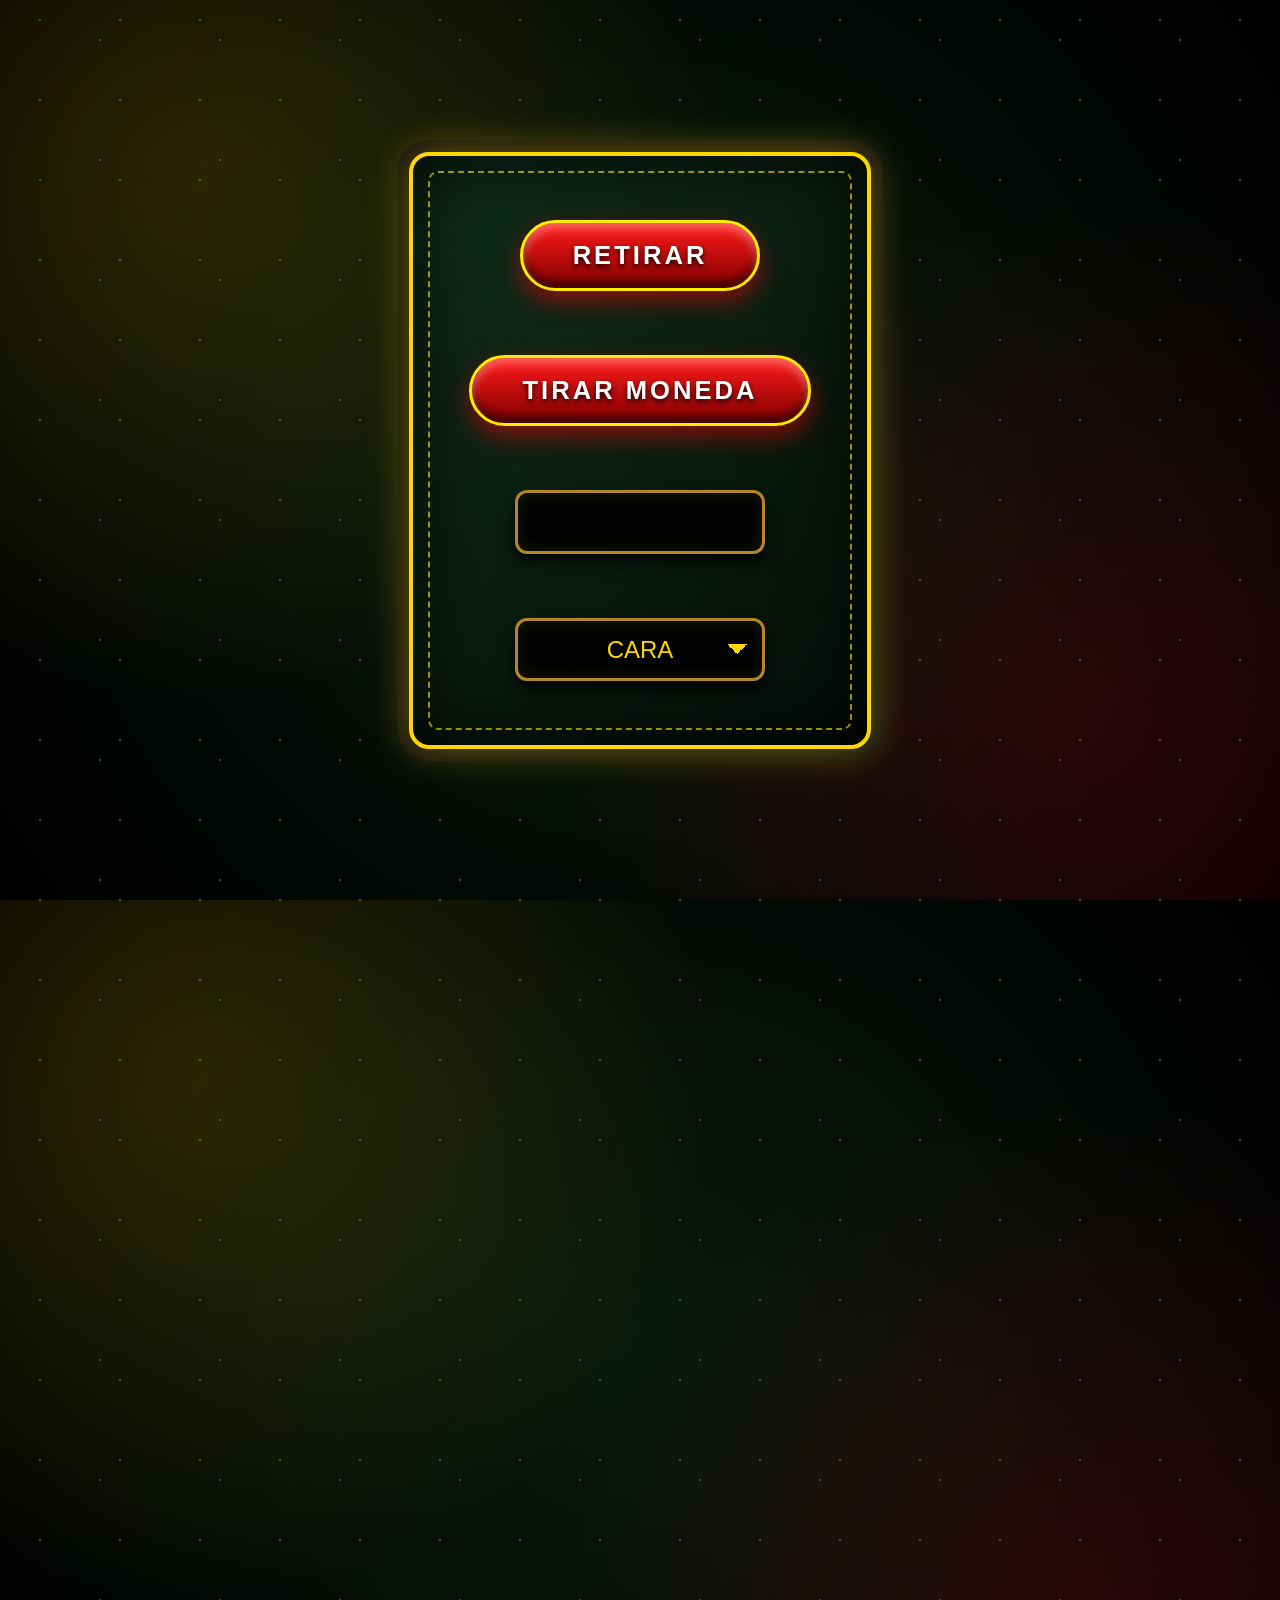
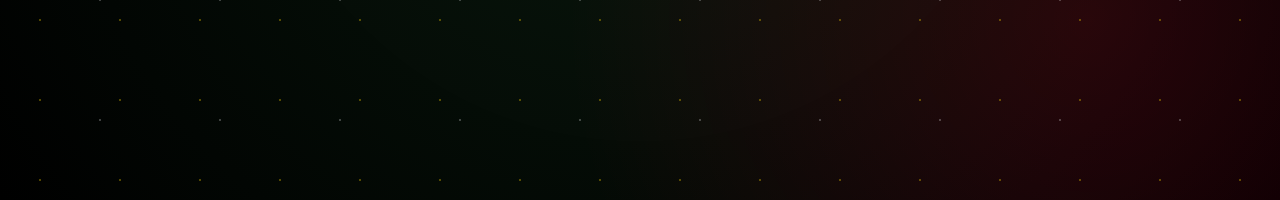
<file: CaraOCruz/index.html>
<!doctype html>
<html lang="en">
<head>
    <meta charset="UTF-8">
    <meta name="viewport"
          content="width=device-width, user-scalable=no, initial-scale=1.0, maximum-scale=1.0, minimum-scale=1.0">
    <meta http-equiv="X-UA-Compatible" content="ie=edge">
    <link rel="stylesheet" href="style.css">
    <title>Document</title>
</head>
<body>
<section class="htmlContenidor">
    <select name="lado" class="ladoSelection">
        <option value="CARA">CARA</option>
        <option value="CRUZ">CRUZ</option>
    </select>
    <input type="number" class="addMoneyInput">
       <!-- <button type="submit">apostar dinero</button>-->
    <button type="button" class="btnTirar">Tirar moneda</button>
    <button class="btnClear">Retirar</button>
</section>
<script src="index.js"></script>
</body>
</html>
</file>
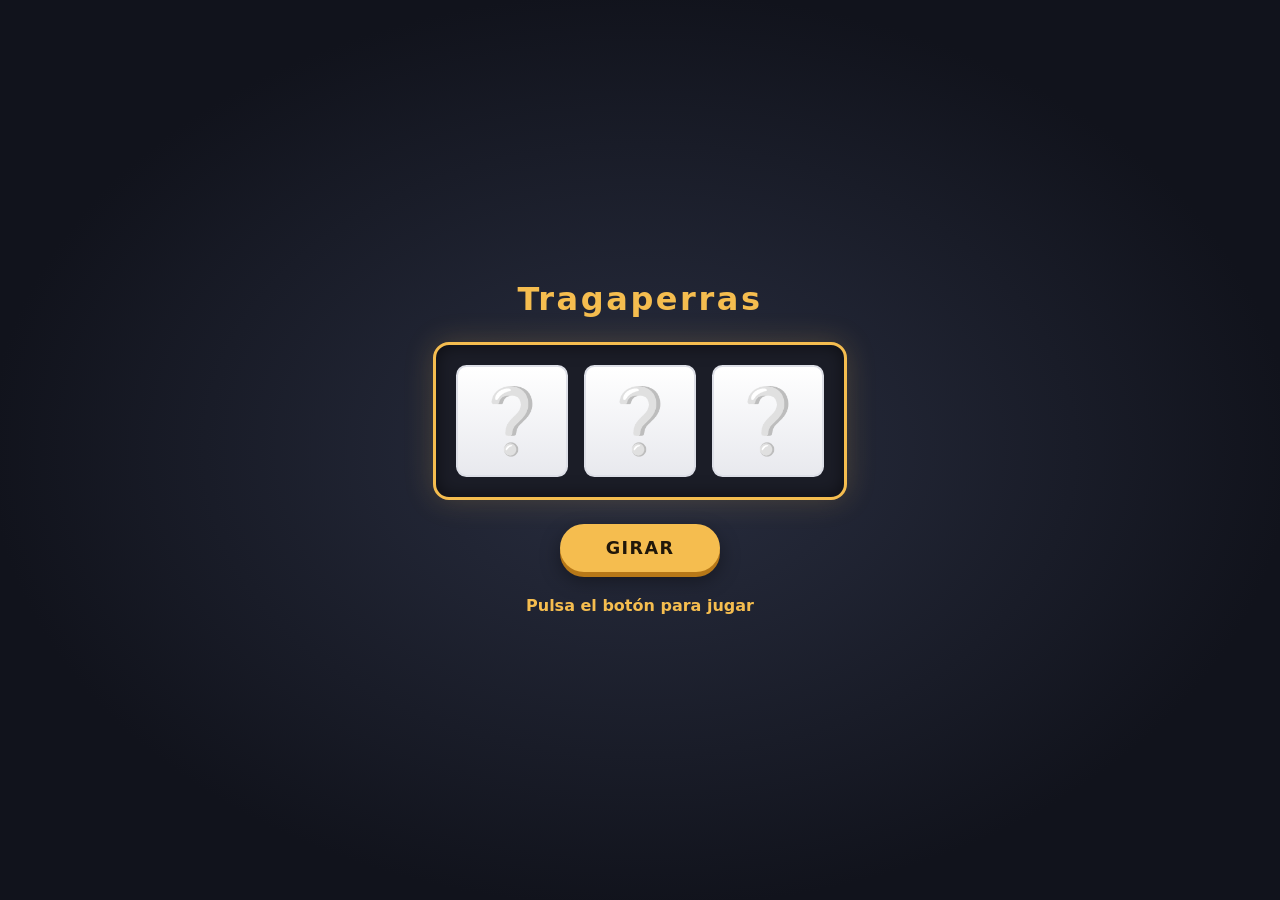
<file: tragaperras/index.html>
<!doctype html>
<html lang="es">
<head>
  <meta charset="utf-8">
  <meta name="viewport" content="width=device-width, initial-scale=1">
  <title>Tragaperras</title>
  <link rel="stylesheet" href="estilos.css">
  <script src="logica.js" defer></script>
</head>
<body>
  <main class="tragaperras">
    <h1>Tragaperras</h1>
    <div class="rodillos" role="group" aria-label="Rodillos de la tragaperras">
      <div class="slot" aria-label="Primer rodillo">❔</div>
      <div class="slot" aria-label="Segundo rodillo">❔</div>
      <div class="slot" aria-label="Tercer rodillo">❔</div>
    </div>
    <button id="girar" type="button">GIRAR</button>
    <p id="mensaje" aria-live="polite">Pulsa el botón para jugar</p>
  </main>
</body>
</html>
</file>
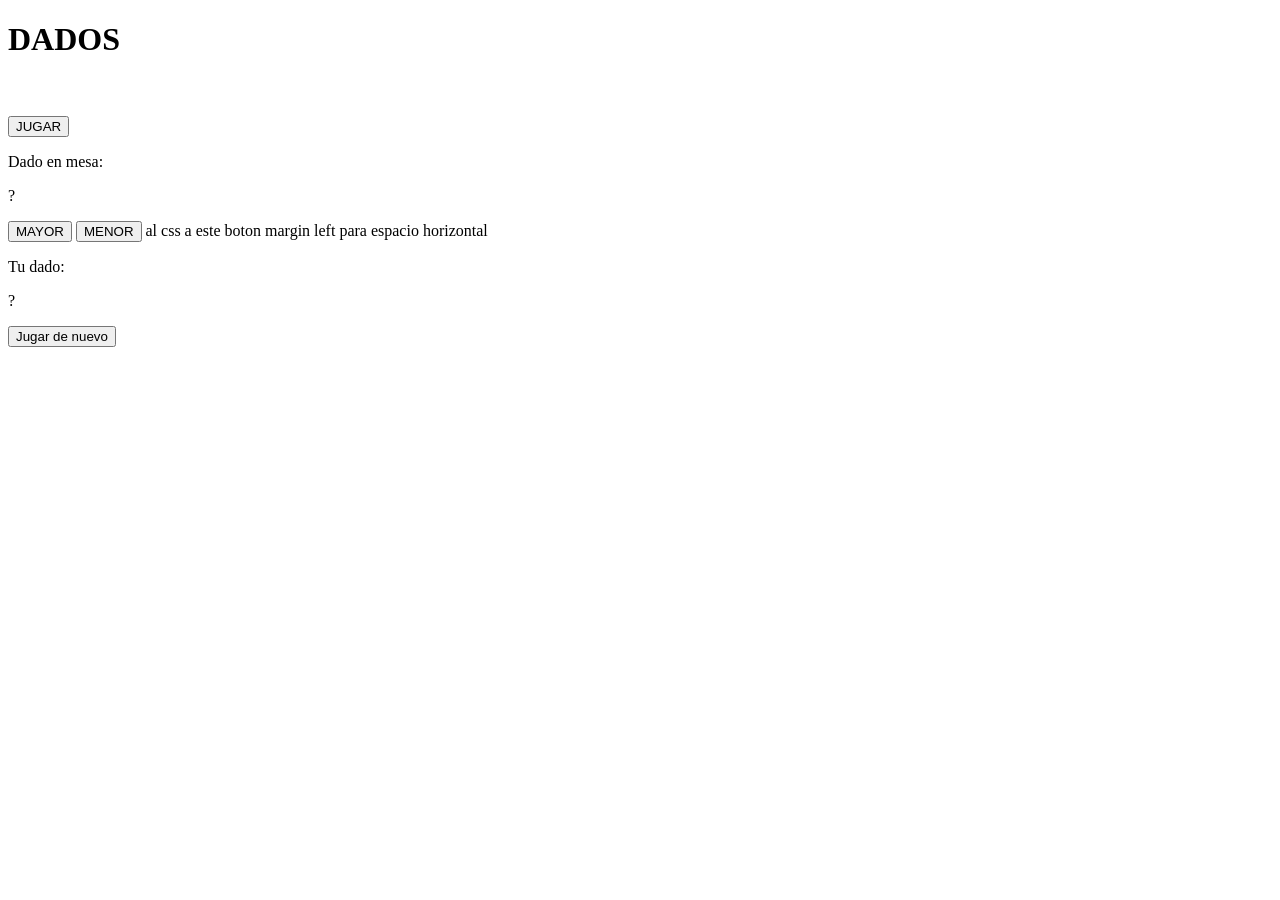
<file: JuegoDados.html>
<!doctype html>
<html lang="en">
  <head>
    <meta charset="UTF-8" />
    <meta name="viewport" content="width=device-width, initial-scale=1.0" />
    <title>MAYOR o MENOR</title>
  </head>
  <body>
    <h1>DADOS</h1>
    <br /><br />

    <button onclick="jugar()" id="botonJugar">JUGAR</button>

    <p>Dado en mesa:</p>
    <p id="dado1">?</p>
    <!-- falta javascript del boton-->
    <div id="botonesDados">
      <button onclick="adivinar('mayor')" id="botonMayor">MAYOR</button>
      <button onclick="adivinar('menor')" id="botonMenor">MENOR</button> al css a este
      boton margin left para espacio horizontal
    </div>
    <p>Tu dado:</p>
    <p id="dado2">?</p>

    <p id="mensaje"></p>

    <button onclick="reiniciar()" id="botonReiniciar">Jugar de nuevo</button>

    <script src="Dados.js"></script>
  </body>
</html>
</file>
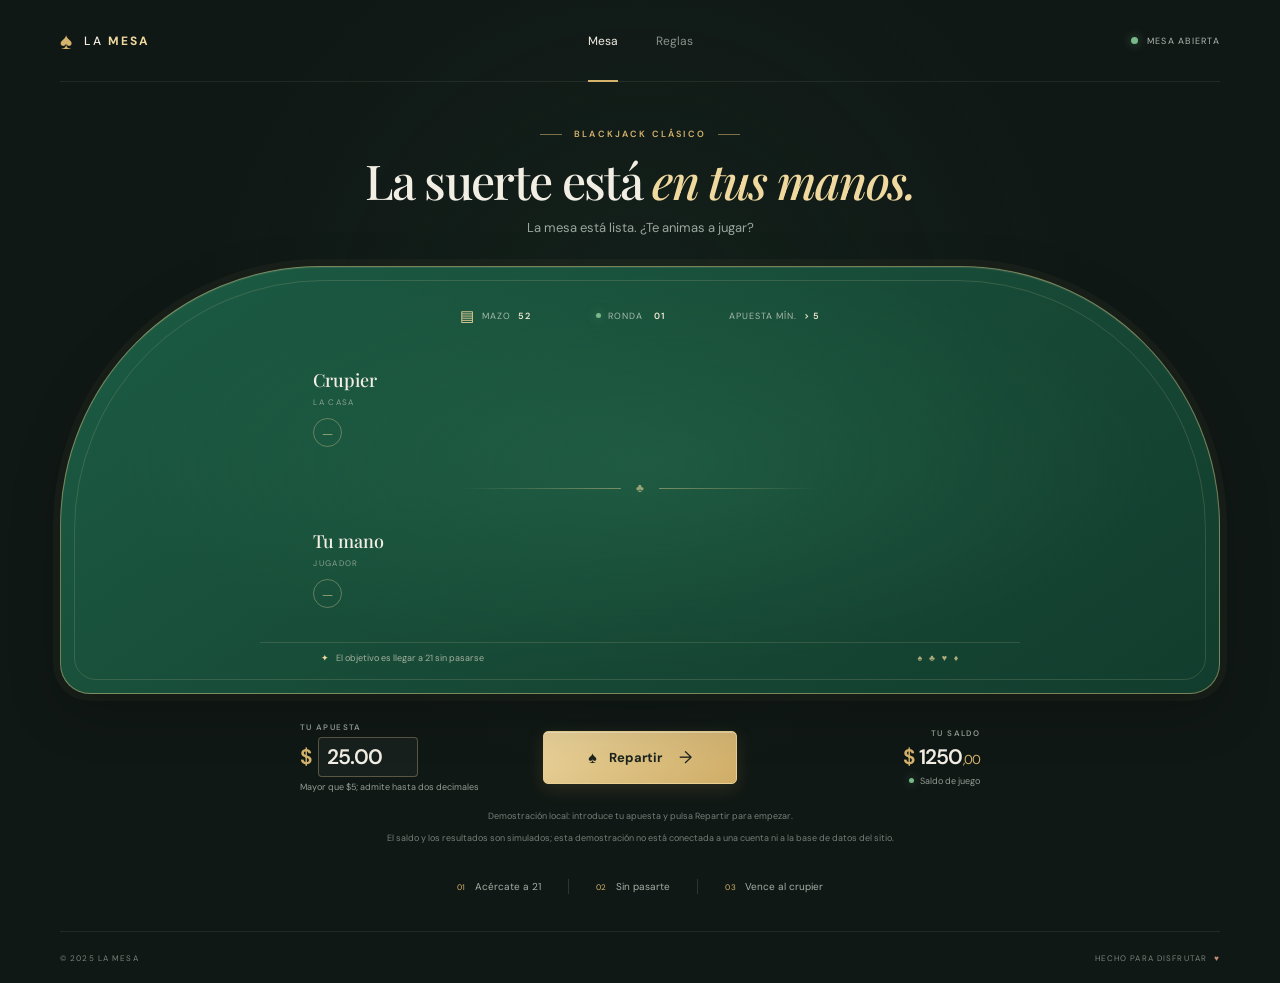
<file: blackjack/blackjack.html>
<!DOCTYPE html>
<html lang="es">
<head>
  <!-- Metadatos del documento y recursos visuales propios del juego. -->
  <meta charset="UTF-8">
  <meta name="viewport" content="width=device-width, initial-scale=1.0">
  <meta name="theme-color" content="#10241e">
  <meta name="description" content="Una mesa de blackjack lista para jugar.">
  <title>Blackjack | La Mesa</title>
  <link rel="preconnect" href="https://fonts.googleapis.com">
  <link rel="preconnect" href="https://fonts.gstatic.com" crossorigin>
  <link href="https://fonts.googleapis.com/css2?family=DM+Sans:wght@400;500;600;700&family=Playfair+Display:wght@500;600;700&display=swap" rel="stylesheet">
  <link rel="stylesheet" href="blackjack.css">
</head>
<body>
  <!-- Contenedor raíz: permite integrar la mesa sin mezclar su contenido con otras páginas. -->
  <div class="blackjack-app">
    <div class="page-shell">
    <!-- Cabecera visual del minijuego y navegación interna de la página. -->
    <header class="site-header">
      <a class="brand" href="#" aria-label="La Mesa, inicio">
        <span class="brand-mark" aria-hidden="true">♠</span>
        <span>LA <strong>MESA</strong></span>
      </a>

      <nav class="header-nav" aria-label="Navegación principal">
        <a class="nav-link active" href="#mesa">Mesa</a>
        <a class="nav-link" href="#reglas">Reglas</a>
      </nav>

      <div class="header-status">
        <span class="status-dot" aria-hidden="true"></span>
        <span>MESA ABIERTA</span>
      </div>
    </header>

    <main id="mesa">
      <!-- Título e introducción de la mesa. -->
      <section class="game-heading" aria-labelledby="game-title">
        <div class="eyebrow"><span></span> BLACKJACK CLÁSICO <span></span></div>
        <h1 id="game-title">La suerte está <em>en tus manos.</em></h1>
        <p>La mesa está lista. ¿Te animas a jugar?</p>
      </section>

      <!-- Zona de juego: el JavaScript inserta las imágenes de las cartas en cada mano. -->
      <section class="table" aria-label="Mesa de blackjack">
        <div class="table-inner">
          <div class="table-topline">
            <div class="shoe-label">
              <span class="shoe-icon" aria-hidden="true">▤</span>
              <span>MAZO <strong>52</strong></span>
            </div>
            <div class="round-label"><span class="round-dot"></span> RONDA <strong>01</strong></div>
            <div class="table-limit">APUESTA MÍN. <strong>&gt; 5</strong></div>
          </div>

          <section class="hand dealer-hand" aria-labelledby="dealer-title">
            <div class="hand-heading">
              <div>
                <h2 id="dealer-title">Crupier</h2>
                <span class="hand-caption">LA CASA</span>
              </div>
              <span class="score-badge" id="dealer-score">—</span>
            </div>
            <div class="cards dealer-cards" id="dealer-cards" aria-label="Cartas del crupier">
            </div>
          </section>

          <div class="table-center" aria-hidden="true">
            <span class="center-rule"></span>
            <span class="center-chip">♣</span>
            <span class="center-rule"></span>
          </div>

          <section class="hand player-hand" aria-labelledby="player-title">
            <div class="hand-heading">
              <div>
                <h2 id="player-title">Tu mano</h2>
                <span class="hand-caption">JUGADOR</span>
              </div>
              <span class="score-badge" id="player-score">—</span>
            </div>
            <div class="cards player-cards" id="player-cards" aria-label="Tus cartas">
            </div>
          </section>

          <div class="table-footer">
            <span><span class="footer-sparkle">✦</span> El objetivo es llegar a 21 sin pasarse</span>
            <span class="deck-count">♠ &nbsp;♣ &nbsp;♥ &nbsp;♦</span>
          </div>
        </div>
      </section>

      <!-- Campo de apuesta, botón para iniciar y controles que aparecen durante el turno. -->
      <section class="controls" aria-label="Controles de la partida">
        <div class="bet-control">
          <span class="control-label">TU APUESTA</span>
          <label class="bet-amount" for="bet-amount">
            <span class="currency">$</span>
            <input id="bet-amount" type="number" min="5.01" step="0.01" inputmode="decimal" value="25.00" aria-label="Importe de la apuesta" aria-describedby="bet-hint">
          </label>
          <span class="bet-hint" id="bet-hint">Mayor que $5; admite hasta dos decimales</span>
        </div>

        <div class="game-actions">
          <button class="deal-button" id="deal-button" type="button">
          <span class="deal-icon" aria-hidden="true">♠</span>
          <span>Repartir</span>
          <span class="button-arrow" aria-hidden="true">→</span>
          </button>
          <div class="turn-buttons" id="turn-buttons" hidden>
            <button class="turn-button hit-button" id="hit-button" type="button">Hit <span aria-hidden="true">＋</span></button>
            <button class="turn-button stand-button" id="stand-button" type="button">Plantarse <span aria-hidden="true">→</span></button>
          </div>
        </div>

        <div class="balance">
          <span class="control-label">TU SALDO</span>
          <span class="balance-amount" id="balance-amount"><span>$</span> <span id="balance-whole">1.250</span><span class="balance-cents" id="balance-cents">,00</span></span>
          <span class="balance-note"><span></span> Saldo de juego</span>
        </div>
      </section>

      <!-- Estado accesible de la partida y aviso de que el saldo es solo demostrativo. -->
      <p class="table-note" id="game-message" role="status" aria-live="polite">Demostración local: introduce tu apuesta y pulsa Repartir para empezar.</p>
      <p class="demo-disclaimer">El saldo y los resultados son simulados; esta demostración no está conectada a una cuenta ni a la base de datos del sitio.</p>

      <!-- Resumen breve de las reglas mostrado bajo los controles. -->
      <section class="rules" id="reglas" aria-label="Resumen de las reglas">
        <div class="rule-item"><span class="rule-number">01</span><span>Acércate a 21</span></div>
        <span class="rule-divider" aria-hidden="true"></span>
        <div class="rule-item"><span class="rule-number">02</span><span>Sin pasarte</span></div>
        <span class="rule-divider" aria-hidden="true"></span>
        <div class="rule-item"><span class="rule-number">03</span><span>Vence al crupier</span></div>
      </section>
    </main>

    <!-- Pie de página de la maqueta del juego. -->
    <footer class="site-footer">
      <span>© 2025 LA MESA</span>
      <span>HECHO PARA DISFRUTAR <span class="footer-heart">♥</span></span>
    </footer>
    </div>
  </div>
  <!-- defer carga el juego después de analizar el HTML, cuando sus elementos ya existen. -->
  <script src="blackjack.js" defer></script>
</body>
</html>
</file>
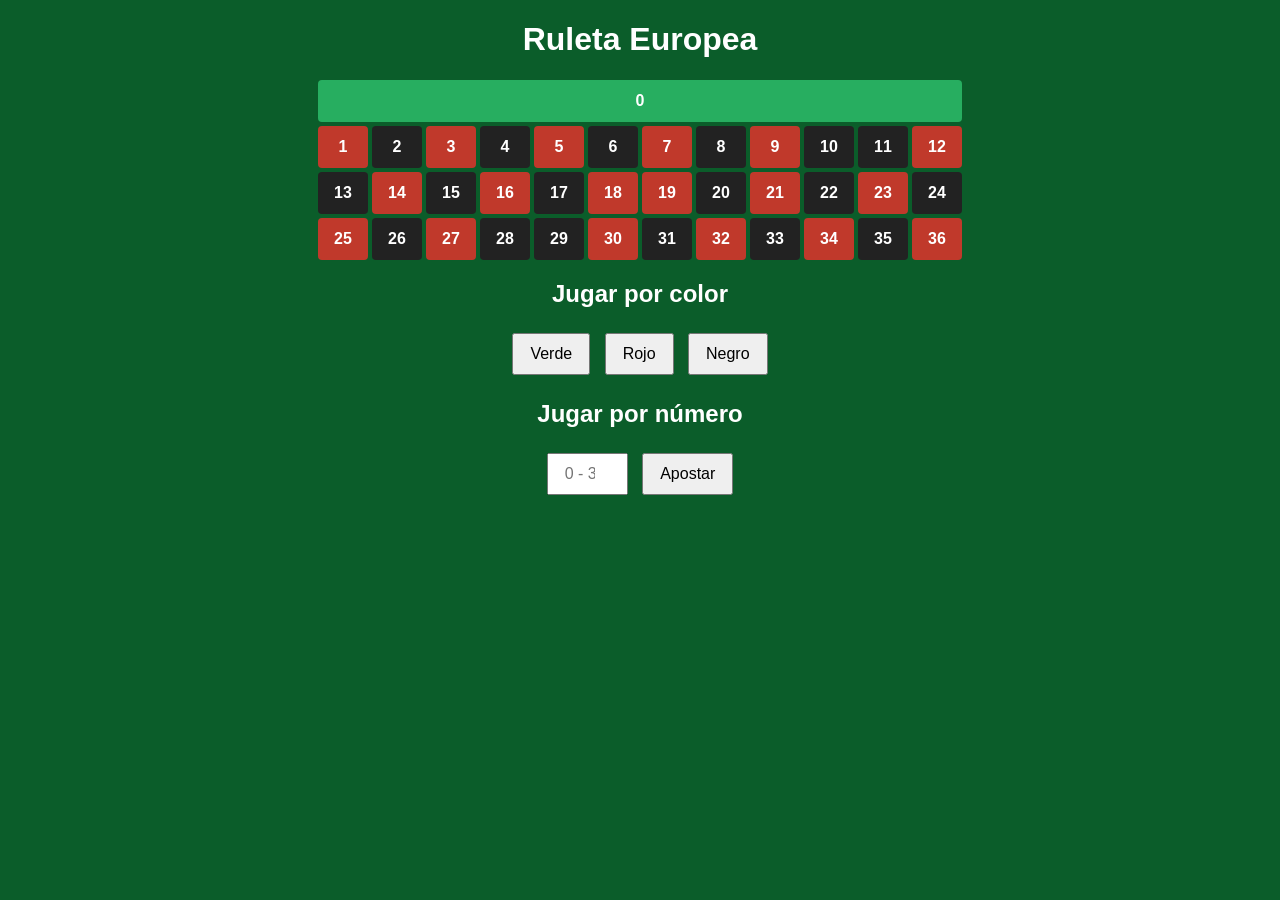
<file: ruleta/ruleta.html>
<!DOCTYPE html>
<html lang="es">
<head>
  <meta charset="UTF-8">
  <title>Ruleta Europea</title>
  <style>
    body { font-family: Arial, sans-serif; text-align: center; background: #0b5d2a; color: white; }
    #tablero { display: grid; grid-template-columns: repeat(12, 50px); gap: 4px; justify-content: center; margin: 20px auto; }
    .numero { padding: 12px 0; border-radius: 4px; font-weight: bold; }
    .rojo  { background: #c0392b; }
    .negro { background: #222; }
    .verde { background: #27ae60; grid-column: span 12; }
    .ganador { outline: 4px solid gold; }
    button, input { padding: 10px 16px; font-size: 16px; margin: 5px; }
    #resultado { font-size: 22px; margin-top: 20px; }
  </style>
</head>
<body>

  <h1>Ruleta Europea</h1>

  <!-- TABLERO: cada número tiene id y data-numero / data-color -->
  <div id="tablero">
    <div class="numero verde" id="num-0"  data-numero="0"  data-color="verde">0</div>

    <div class="numero rojo"  id="num-1"  data-numero="1"  data-color="rojo">1</div>
    <div class="numero negro" id="num-2"  data-numero="2"  data-color="negro">2</div>
    <div class="numero rojo"  id="num-3"  data-numero="3"  data-color="rojo">3</div>
    <div class="numero negro" id="num-4"  data-numero="4"  data-color="negro">4</div>
    <div class="numero rojo"  id="num-5"  data-numero="5"  data-color="rojo">5</div>
    <div class="numero negro" id="num-6"  data-numero="6"  data-color="negro">6</div>
    <div class="numero rojo"  id="num-7"  data-numero="7"  data-color="rojo">7</div>
    <div class="numero negro" id="num-8"  data-numero="8"  data-color="negro">8</div>
    <div class="numero rojo"  id="num-9"  data-numero="9"  data-color="rojo">9</div>
    <div class="numero negro" id="num-10" data-numero="10" data-color="negro">10</div>
    <div class="numero negro" id="num-11" data-numero="11" data-color="negro">11</div>
    <div class="numero rojo"  id="num-12" data-numero="12" data-color="rojo">12</div>

    <div class="numero negro" id="num-13" data-numero="13" data-color="negro">13</div>
    <div class="numero rojo"  id="num-14" data-numero="14" data-color="rojo">14</div>
    <div class="numero negro" id="num-15" data-numero="15" data-color="negro">15</div>
    <div class="numero rojo"  id="num-16" data-numero="16" data-color="rojo">16</div>
    <div class="numero negro" id="num-17" data-numero="17" data-color="negro">17</div>
    <div class="numero rojo"  id="num-18" data-numero="18" data-color="rojo">18</div>
    <div class="numero rojo"  id="num-19" data-numero="19" data-color="rojo">19</div>
    <div class="numero negro" id="num-20" data-numero="20" data-color="negro">20</div>
    <div class="numero rojo"  id="num-21" data-numero="21" data-color="rojo">21</div>
    <div class="numero negro" id="num-22" data-numero="22" data-color="negro">22</div>
    <div class="numero rojo"  id="num-23" data-numero="23" data-color="rojo">23</div>
    <div class="numero negro" id="num-24" data-numero="24" data-color="negro">24</div>

    <div class="numero rojo"  id="num-25" data-numero="25" data-color="rojo">25</div>
    <div class="numero negro" id="num-26" data-numero="26" data-color="negro">26</div>
    <div class="numero rojo"  id="num-27" data-numero="27" data-color="rojo">27</div>
    <div class="numero negro" id="num-28" data-numero="28" data-color="negro">28</div>
    <div class="numero negro" id="num-29" data-numero="29" data-color="negro">29</div>
    <div class="numero rojo"  id="num-30" data-numero="30" data-color="rojo">30</div>
    <div class="numero negro" id="num-31" data-numero="31" data-color="negro">31</div>
    <div class="numero rojo"  id="num-32" data-numero="32" data-color="rojo">32</div>
    <div class="numero negro" id="num-33" data-numero="33" data-color="negro">33</div>
    <div class="numero rojo"  id="num-34" data-numero="34" data-color="rojo">34</div>
    <div class="numero negro" id="num-35" data-numero="35" data-color="negro">35</div>
    <div class="numero rojo"  id="num-36" data-numero="36" data-color="rojo">36</div>
  </div>

  <!-- JUGAR POR COLOR -->
  <h2>Jugar por color</h2>
  <button id="btnVerde" onclick="jugarColor('verde')">Verde</button>
  <button id="btnRojo"  onclick="jugarColor('rojo')">Rojo</button>
  <button id="btnNegro" onclick="jugarColor('negro')">Negro</button>

  <!-- JUGAR POR NÚMERO -->
  <h2>Jugar por número</h2>
  <input type="number" id="inputNumero" min="0" max="36" placeholder="0 - 36">
  <button id="btnNumero" onclick="jugarNumero()">Apostar</button>

  <div id="resultado"></div>

  <script src="ruleta.js"></script>
</body>
</html>
</file>
<file: CaraOCruz/style.css>
/* Сброс стилей */
* {
    box-sizing: border-box;
    margin: 0;
    padding: 0;
}

/* ФОН КАЗИНО: Темный зал с размытыми софитами и летящими золотыми искрами */
body {
    font-family: 'Arial Black', Impact, sans-serif;
    background-color: #050505;
    background-image:
            radial-gradient(circle at 15% 20%, rgba(255, 215, 0, 0.15) 0%, transparent 40%),
            radial-gradient(circle at 85% 80%, rgba(255, 0, 50, 0.15) 0%, transparent 40%),
            radial-gradient(circle at 50% 50%, rgba(10, 30, 15, 0.8) 0%, #000 100%);
    display: flex;
    justify-content: center;
    align-items: center;
    min-height: 100vh;
    overflow: hidden;
    position: relative;
}

/* Анимация летящих искр (пылинок золота) на фоне */
body::before {
    content: '';
    position: absolute;
    top: -100%; left: 0; right: 0; bottom: -100%;
    background-image:
            radial-gradient(circle, rgba(255,215,0,0.8) 1.5px, transparent 1.5px),
            radial-gradient(circle, rgba(255,255,255,0.6) 1px, transparent 1px);
    background-size: 80px 80px, 120px 120px;
    background-position: 0 0, 40px 40px;
    animation: flyingSparks 15s linear infinite;
    pointer-events: none;
    z-index: 0;
    opacity: 0.4;
}

@keyframes flyingSparks {
    0% { transform: translateY(0); }
    100% { transform: translateY(50%); }
}

/* ИГРОВОЙ АВТОМАТ: Главный контейнер */
.htmlContenidor {
    position: relative;
    z-index: 1;
    background: linear-gradient(135deg, #0f2e1b 0%, #040c07 100%);
    padding: 4rem 3.5rem;
    border-radius: 20px;
    border: 4px solid #ffd700;
    display: flex;
    flex-direction: column-reverse;
    align-items: center;
    justify-content: center;
    gap: 4rem;
    min-width: 400px;
    min-height: 450px;

    /* Мощное золотое свечение автомата */
    box-shadow:
            0 0 40px rgba(255, 215, 0, 0.4),
            inset 0 0 80px rgba(0, 0, 0, 0.9),
            0 0 0 12px #111; /* Внешний черный корпус */

    animation: machinePulse 3s infinite alternate;
}

/* Пульсация свечения самого автомата */
@keyframes machinePulse {
    0% { box-shadow: 0 0 30px rgba(255, 215, 0, 0.3), inset 0 0 80px rgba(0,0,0,0.9), 0 0 0 12px #111; }
    100% { box-shadow: 0 0 60px rgba(255, 215, 0, 0.6), inset 0 0 80px rgba(0,0,0,0.9), 0 0 0 12px #111; }
}

/* Декоративная рамка из "бегущих огней" внутри */
.htmlContenidor::after {
    content: '';
    position: absolute;
    inset: 15px;
    border: 2px dashed #ffea00;
    border-radius: 10px;
    pointer-events: none;
    opacity: 0.6;
    animation: marqueeLights 10s linear infinite;
}

@keyframes marqueeLights {
    0% { border-dashoffset: 0; }
    100% { border-dashoffset: 100px; }
}

/* ОБЩИЕ СТИЛИ ДЛЯ ИНПУТА И СЕЛЕКТА (ПОЛЯ СТАВОК) */
.ladoSelection,
.addMoneyInput {
    background: rgba(0, 0, 0, 0.85);
    border: 3px solid #b38728;
    color: #ffd700;
    font-family: 'Arial Black', Impact, sans-serif;
    font-size: 1.5rem;
    padding: 15px 20px;
    border-radius: 12px;
    text-align: center;
    outline: none;
    width: 250px;
    z-index: 2;

    box-shadow:
            inset 0 0 15px rgba(255, 215, 0, 0.1),
            0 8px 15px rgba(0, 0, 0, 0.8);
    text-shadow: 0 2px 5px rgba(0,0,0,1);
    transition: all 0.3s ease;
}

.ladoSelection:focus,
.addMoneyInput:focus,
.ladoSelection:hover,
.addMoneyInput:hover {
    border-color: #ffea00;
    box-shadow:
            inset 0 0 20px rgba(255, 215, 0, 0.4),
            0 0 25px rgba(255, 215, 0, 0.3);
    transform: scale(1.05);
}

/* СПЕЦИФИЧНЫЕ СТИЛИ ДЛЯ ВЫПАДАЮЩЕГО СПИСКА */
.ladoSelection {
    cursor: pointer;
    appearance: none;
    -webkit-appearance: none;
    background-image:
            linear-gradient(45deg, transparent 50%, #ffd700 50%),
            linear-gradient(135deg, #ffd700 50%, transparent 50%);
    background-position:
            calc(100% - 25px) center,
            calc(100% - 15px) center;
    background-size: 10px 10px, 10px 10px;
    background-repeat: no-repeat;
}

.ladoSelection option {
    background: #111;
    color: #ffd700;
    font-weight: bold;
    text-shadow: none;
}

/* СПЕЦИФИЧНЫЕ СТИЛИ ДЛЯ ПОЛЯ ВВОДА ДЕНЕГ */
.addMoneyInput::-webkit-outer-spin-button,
.addMoneyInput::-webkit-inner-spin-button {
    -webkit-appearance: none;
    margin: 0;
}
.addMoneyInput[type=number] {
    -moz-appearance: textfield;
}

/* КНОПКА "SPIN": Мигает и манит нажать */
button {
    position: relative;
    background: linear-gradient(180deg, #ff1a1a 0%, #800000 100%);
    color: #ffffff;
    border: 3px solid #ffea00;
    padding: 18px 50px;
    font-size: 1.6rem;
    font-weight: 900;
    text-transform: uppercase;
    letter-spacing: 3px;
    border-radius: 50px;
    cursor: pointer;
    text-shadow: 0 3px 5px rgba(0,0,0,0.9);
    z-index: 2;

    box-shadow:
            0 10px 25px rgba(255, 0, 0, 0.5),
            inset 0 6px 10px rgba(255, 150, 150, 0.6),
            inset 0 -6px 10px rgba(0, 0, 0, 0.6);

    transition: all 0.1s ease;
    animation: buttonThrob 1.5s infinite alternate;
}

@keyframes buttonThrob {
    0% { filter: brightness(1); transform: scale(1); box-shadow: 0 0 20px rgba(255, 0, 0, 0.4), inset 0 6px 10px rgba(255, 150, 150, 0.6); }
    100% { filter: brightness(1.2); transform: scale(1.02); box-shadow: 0 0 45px rgba(255, 0, 0, 0.9), inset 0 6px 10px rgba(255, 150, 150, 0.6); }
}

button:active {
    transform: scale(0.95) translateY(5px);
    box-shadow: 0 2px 5px rgba(255, 0, 0, 0.5), inset 0 2px 5px rgba(0, 0, 0, 0.8);
    animation: none;
}

/* МОНЕТКА: Огромная, золотая, сверкающая */
.resultadoMoneda {
    display: flex;
    justify-content: center;
    align-items: center;
    width: 220px;
    height: 220px;
    z-index: 2;

    background: linear-gradient(45deg, #bf953f, #fcf6ba, #b38728, #fbf5b7, #aa771c);
    background-size: 200% 200%;

    border: 8px solid #ffe55c;
    border-radius: 50%;

    font-size: 2.8rem;
    font-weight: 900;
    color: #4a2f00;

    text-shadow:
            2px 2px 0px #fcf6ba,
            -1px -1px 0px #8a5a00,
            0 5px 10px rgba(0,0,0,0.7);

    box-shadow:
            inset 0 0 30px rgba(255, 255, 255, 0.9),
            0 15px 35px rgba(0, 0, 0, 0.8),
            0 0 60px rgba(255, 215, 0, 0.8);

    animation:
            epicCoinDrop 1.5s cubic-bezier(0.175, 0.885, 0.32, 1.275) forwards,
            shimmerGold 3s linear infinite;
}

@keyframes shimmerGold {
    0% { background-position: 0% 50%; }
    50% { background-position: 100% 50%; }
    100% { background-position: 0% 50%; }
}

@keyframes epicCoinDrop {
    0% {
        transform: translateY(-400px) rotateY(0deg) scale(0.1);
        opacity: 0;
        filter: blur(10px) brightness(3);
    }
    40% {
        transform: translateY(30px) rotateY(1080deg) scale(1.3);
        filter: blur(0px) brightness(2) drop-shadow(0 0 100px #fff);
    }
    100% {
        transform: translateY(0) rotateY(1800deg) scale(1);
        opacity: 1;
        filter: brightness(1) drop-shadow(0 0 60px #ffd700);
    }
}

/* СТИЛИ ДЛЯ ТЕКСТА ВЫИГРЫША (h2) */
.resultadoDinero {
    font-size: 2.2rem;
    color: #00ff41;
    text-transform: uppercase;
    text-shadow:
            0 0 10px rgba(0, 255, 65, 0.5),
            0 0 20px rgba(0, 255, 65, 0.3),
            2px 2px 0px #000;
    z-index: 2;
    animation: pulseWin 1s infinite alternate;
}

@keyframes pulseWin {
    0% { transform: scale(1); filter: brightness(1); }
    100% { transform: scale(1.1); filter: brightness(1.3); }
}
</file>
<file: tragaperras/estilos.css>
:root {
  color-scheme: dark;
  font-family: system-ui, sans-serif;
  color: #fff;
  background: #11131c;
}

* {
  box-sizing: border-box;
}

body {
  min-width: 320px;
  min-height: 100vh;
  margin: 0;
  display: grid;
  place-items: center;
  background: radial-gradient(ellipse at center, #292e40, #11131c 72%);
}

.tragaperras {
  display: grid;
  justify-items: center;
  gap: 1.5rem;
  padding: 1.5rem;
}

h1 {
  margin: 0;
  color: #f5bd4f;
  letter-spacing: 0.08em;
}

.rodillos {
  display: flex;
  gap: clamp(0.5rem, 3vw, 1rem);
  padding: clamp(0.75rem, 3vw, 1.25rem);
  border: 3px solid #f5bd4f;
  border-radius: 1rem;
  background: #1b1d27;
  box-shadow: 0 0 30px #f5bd4f33, inset 0 0 18px #0008;
}

.slot {
  width: clamp(4.5rem, 19vw, 7rem);
  aspect-ratio: 1;
  display: grid;
  place-items: center;
  border: 2px solid #dddfe7;
  border-radius: 0.65rem;
  background: linear-gradient(#fff, #e8e9ee);
  color: #171923;
  font-size: clamp(2.5rem, 11vw, 4rem);
  line-height: 1;
}

#girar {
  min-width: 10rem;
  padding: 0.9rem 2rem;
  border: 0;
  border-radius: 999px;
  background: #f5bd4f;
  color: #20170a;
  font: inherit;
  font-size: 1.1rem;
  font-weight: 800;
  letter-spacing: 0.08em;
  cursor: pointer;
  box-shadow: 0 5px 0 #b77818, 0 8px 20px #0006;
}

#girar:hover {
  background: #ffd273;
}

#girar:active {
  transform: translateY(3px);
  box-shadow: 0 2px 0 #b77818, 0 5px 14px #0006;
}

#girar:focus-visible {
  outline: 3px solid #fff;
  outline-offset: 4px;
}

#mensaje {
  min-height: 1.5em;
  margin: 0;
  color: #f5bd4f;
  font-weight: 700;
  text-align: center;
}
</file>
<file: blackjack/blackjack.css>
@scope (.blackjack-app) {
  /* Variables, tipografía y preferencias visuales limitadas a la mesa de blackjack. */
  :scope {
  color-scheme: dark;
  --background: #101815;
  --surface: #17231e;
  --felt: #174b3a;
  --felt-light: #1b5844;
  --gold: #d5b36c;
  --gold-light: #f0d99e;
  --cream: #f2eee4;
  --muted: #9ba69e;
  --line: rgba(239, 220, 171, 0.16);
  font-family: "DM Sans", sans-serif;
  background: var(--background);
  color: var(--cream);
  font-synthesis: none;
  text-rendering: optimizeLegibility;
  -webkit-font-smoothing: antialiased;
  -moz-osx-font-smoothing: grayscale;
    min-width: 320px;
    min-height: 100vh;
    background:
      radial-gradient(ellipse at 50% 34%, rgba(32, 66, 51, 0.2), transparent 48%),
      var(--background);
  }

  *,
  *::before,
  *::after {
    box-sizing: border-box;
  }

  button,
  a {
    font: inherit;
  }

  a {
    color: inherit;
    text-decoration: none;
  }

  button {
    color: inherit;
  }

  :focus-visible {
    outline: 2px solid var(--gold-light);
    outline-offset: 4px;
  }
}

body {
  margin: 0;
}

@scope (.blackjack-app) {
/* Cabecera, logotipo y enlaces de navegación. */
.page-shell {
  width: min(100% - 64px, 1160px);
  margin: 0 auto;
}

.site-header {
  height: 82px;
  display: flex;
  align-items: center;
  justify-content: space-between;
  border-bottom: 1px solid rgba(242, 238, 228, 0.08);
}

.brand {
  display: inline-flex;
  align-items: center;
  gap: 10px;
  font-size: 12px;
  font-weight: 500;
  letter-spacing: 0.18em;
}

.brand strong {
  color: var(--gold-light);
  font-weight: 700;
}

.brand-mark {
  color: var(--gold);
  font-size: 23px;
}

.header-nav {
  height: 100%;
  display: flex;
  align-items: center;
  gap: 38px;
}

.nav-link {
  height: 100%;
  display: flex;
  align-items: center;
  color: #87928a;
  font-size: 12px;
  transition: color 160ms ease;
}

.nav-link:hover,
.nav-link.active {
  color: var(--cream);
}

.nav-link.active {
  position: relative;
}

.nav-link.active::after {
  position: absolute;
  right: 0;
  bottom: -1px;
  left: 0;
  height: 2px;
  background: var(--gold);
  content: "";
}

.header-status {
  display: flex;
  align-items: center;
  gap: 9px;
  color: #b1b9b2;
  font-size: 9px;
  letter-spacing: 0.14em;
}

.status-dot,
.round-dot,
.balance-note span {
  width: 7px;
  height: 7px;
  border-radius: 50%;
  background: #78b98a;
  box-shadow: 0 0 10px rgba(120, 185, 138, 0.5);
}

.game-heading {
  padding: 46px 0 30px;
  text-align: center;
}

.eyebrow {
  display: flex;
  align-items: center;
  justify-content: center;
  gap: 12px;
  color: var(--gold);
  font-size: 9px;
  font-weight: 600;
  letter-spacing: 0.24em;
}

.eyebrow span {
  width: 22px;
  height: 1px;
  background: rgba(213, 179, 108, 0.55);
}

h1,
h2,
p {
  margin: 0;
}

h1 {
  margin-top: 12px;
  font-family: "Playfair Display", Georgia, serif;
  font-size: clamp(32px, 4.2vw, 48px);
  font-weight: 500;
  letter-spacing: -0.035em;
  line-height: 1.2;
}

h1 em {
  color: var(--gold-light);
  font-weight: 500;
}

.game-heading p {
  margin-top: 9px;
  color: var(--muted);
  font-size: 13px;
}

/* Superficie de fieltro, borde y elementos decorativos de la mesa. */
.table {
  position: relative;
  padding: 22px 42px 19px;
  overflow: hidden;
  border: 1px solid rgba(225, 197, 132, 0.48);
  border-radius: 260px 260px 30px 30px;
  background:
    radial-gradient(ellipse at 50% 46%, rgba(43, 115, 82, 0.38), transparent 63%),
    linear-gradient(145deg, #1c5c44, #164734 63%, #123d2e);
  box-shadow:
    0 0 0 7px rgba(213, 179, 108, 0.045),
    0 18px 50px rgba(0, 0, 0, 0.25),
    inset 0 1px 0 rgba(255, 255, 255, 0.08);
}

.table::before {
  position: absolute;
  inset: 13px;
  border: 1px solid rgba(239, 220, 171, 0.15);
  border-radius: 250px 250px 22px 22px;
  content: "";
  pointer-events: none;
}

.table-inner {
  position: relative;
  z-index: 1;
  max-width: 760px;
  margin: 0 auto;
}

.table-topline,
.table-footer {
  display: flex;
  align-items: center;
  justify-content: space-between;
}

.table-topline {
  max-width: 360px;
  height: 34px;
  margin: 10px auto 0;
  color: rgba(240, 237, 223, 0.67);
  font-size: 9px;
  letter-spacing: 0.11em;
}

.table-topline strong {
  margin-left: 4px;
  color: #f1e8d0;
  font-weight: 600;
}

.shoe-label,
.round-label {
  display: flex;
  align-items: center;
  gap: 7px;
}

.shoe-icon {
  color: var(--gold-light);
  font-size: 15px;
}

.round-dot {
  width: 5px;
  height: 5px;
}

.hand {
  display: grid;
  grid-template-columns: 115px 1fr;
  align-items: center;
  min-height: 144px;
  padding: 13px 7% 7px;
}

.hand-heading h2 {
  color: var(--cream);
  font-family: "Playfair Display", Georgia, serif;
  font-size: 18px;
  font-weight: 500;
}

.hand-caption {
  display: block;
  margin-top: 5px;
  color: rgba(238, 232, 214, 0.52);
  font-size: 8px;
  letter-spacing: 0.17em;
}

.score-badge {
  display: inline-flex;
  align-items: center;
  justify-content: center;
  width: 29px;
  height: 29px;
  margin-top: 11px;
  border: 1px solid rgba(240, 217, 158, 0.34);
  border-radius: 50%;
  color: var(--gold-light);
  font-family: "Playfair Display", Georgia, serif;
  font-size: 13px;
}

.cards {
  display: flex;
  flex-wrap: wrap;
  align-content: center;
  align-items: center;
  gap: 12px;
  min-height: 122px;
}

/* Tamaño, aspecto y alternativa de presentación de las cartas. */
.card-placeholder {
  width: 76px;
  height: 108px;
  flex: 0 0 auto;
  border-radius: 7px;
}

.playing-card {
  display: block;
  overflow: hidden;
  border-radius: 7px;
  background: #f8f7f1;
  box-shadow: 0 5px 12px rgba(8, 28, 20, 0.26);
  object-fit: fill;
}

.playing-card.card-back {
  padding: 0;
  border: 1px solid rgba(240, 217, 158, 0.76);
  transform: rotate(-4deg);
}

.card-error {
  display: grid;
  place-items: center;
  padding: 5px;
  color: #4a332b;
  font-size: 10px;
  text-align: center;
}

.card-back {
  display: grid;
  padding: 6px;
  border: 1px solid rgba(240, 217, 158, 0.76);
  background:
    repeating-linear-gradient(45deg, transparent 0 5px, rgba(239, 220, 171, 0.1) 5px 6px),
    #253d35;
  box-shadow: 0 5px 12px rgba(8, 28, 20, 0.26);
  transform: rotate(-4deg);
}

.card-back-inner {
  display: grid;
  place-items: center;
  border: 1px solid rgba(240, 217, 158, 0.5);
  border-radius: 3px;
  color: var(--gold-light);
  font-size: 35px;
}

.waiting-card {
  display: grid;
  place-items: center;
  border: 1px dashed rgba(238, 232, 214, 0.36);
  background: rgba(8, 39, 28, 0.12);
}

.card-plus {
  color: rgba(238, 232, 214, 0.44);
  font-size: 20px;
  font-weight: 300;
}

.table-center {
  display: flex;
  align-items: center;
  justify-content: center;
  gap: 15px;
  height: 23px;
  opacity: 0.74;
}

.center-rule {
  width: min(24%, 160px);
  height: 1px;
  background: linear-gradient(90deg, transparent, rgba(234, 208, 148, 0.6));
}

.center-rule:last-child {
  transform: rotate(180deg);
}

.center-chip {
  color: rgba(240, 217, 158, 0.8);
  font-size: 12px;
}

.player-hand {
  min-height: 142px;
  padding-top: 7px;
  padding-bottom: 11px;
}

.table-footer {
  min-height: 32px;
  padding: 0 8%;
  border-top: 1px solid rgba(239, 220, 171, 0.14);
  color: rgba(238, 232, 214, 0.65);
  font-size: 9px;
}

.footer-sparkle {
  margin-right: 5px;
  color: var(--gold-light);
}

.deck-count {
  color: rgba(240, 217, 158, 0.7);
  letter-spacing: 0.1em;
}

/* Apuesta, botones de turno, saldo y mensajes de estado/resultado. */
.controls {
  display: grid;
  grid-template-columns: 1fr auto 1fr;
  align-items: center;
  gap: 28px;
  max-width: 680px;
  margin: 28px auto 0;
}

.bet-control,
.balance {
  display: grid;
  grid-template-columns: 1fr auto;
  align-items: center;
  column-gap: 10px;
}

.bet-control {
  grid-template-columns: 1fr;
}

.control-label {
  grid-column: 1 / -1;
  margin-bottom: 5px;
  color: #929d95;
  font-size: 8px;
  font-weight: 600;
  letter-spacing: 0.17em;
}

.bet-amount {
  display: flex;
  align-items: center;
  gap: 6px;
  color: var(--cream);
  font-size: 21px;
  font-weight: 600;
  letter-spacing: -0.04em;
}

.bet-amount input {
  width: 100px;
  padding: 5px 8px;
  border: 1px solid rgba(240, 217, 158, 0.3);
  border-radius: 4px;
  background: rgba(255, 255, 255, 0.035);
  color: var(--cream);
  font: inherit;
  letter-spacing: inherit;
  appearance: textfield;
}

.bet-amount input:focus-visible {
  outline: 2px solid var(--gold-light);
  outline-offset: 2px;
}

.bet-amount input::-webkit-inner-spin-button,
.bet-amount input::-webkit-outer-spin-button {
  margin: 0;
  appearance: none;
}

.currency,
.bet-unit,
.balance-amount > span:first-child,
.balance-cents {
  color: var(--gold);
}

.bet-unit,
.balance-cents {
  font-size: 13px;
  font-weight: 400;
}

.bet-hint {
  margin-top: 4px;
  color: #929d95;
  font-size: 9px;
}

.deal-button {
  display: inline-flex;
  align-items: center;
  justify-content: center;
  gap: 12px;
  min-width: 194px;
  height: 53px;
  padding: 0 20px;
  border: 1px solid #e9cf91;
  border-radius: 5px;
  background: linear-gradient(135deg, #e8d199, #cfad67);
  box-shadow: 0 5px 18px rgba(193, 155, 79, 0.16), inset 0 1px 0 rgba(255, 255, 255, 0.35);
  color: #1c241d;
  font-size: 13px;
  font-weight: 700;
  cursor: pointer;
  transition: transform 160ms ease, filter 160ms ease;
}

.game-actions {
  display: grid;
  justify-items: center;
}

.turn-buttons {
  display: flex;
  gap: 10px;
}

.turn-buttons[hidden] {
  display: none;
}

.turn-button {
  min-width: 112px;
  height: 53px;
  padding: 0 16px;
  border: 1px solid rgba(240, 217, 158, 0.56);
  border-radius: 5px;
  background: rgba(255, 255, 255, 0.04);
  color: var(--gold-light);
  font-size: 12px;
  font-weight: 700;
  cursor: pointer;
  transition: background 160ms ease, border-color 160ms ease;
}

.turn-button span {
  margin-left: 6px;
}

.turn-button:hover {
  border-color: var(--gold-light);
  background: rgba(213, 179, 108, 0.13);
}

.hit-button {
  background: rgba(213, 179, 108, 0.12);
}

.stand-button {
  border-color: rgba(242, 238, 228, 0.26);
  color: var(--cream);
}

.deal-button:disabled,
.turn-button:disabled {
  cursor: not-allowed;
  opacity: 0.48;
}

.deal-button:disabled:hover {
  filter: none;
  transform: none;
}

.deal-button:hover {
  filter: brightness(1.07);
  transform: translateY(-1px);
}

.deal-button[hidden] {
  display: none;
}

.deal-icon {
  font-size: 16px;
}

.button-arrow {
  margin-left: 5px;
  font-size: 17px;
  font-weight: 400;
}

.balance {
  justify-self: end;
  grid-template-columns: auto;
  text-align: right;
}

.balance-amount {
  color: var(--cream);
  font-size: 21px;
  font-weight: 600;
  letter-spacing: -0.04em;
}

.balance-note {
  display: flex;
  align-items: center;
  justify-content: flex-end;
  gap: 6px;
  margin-top: 4px;
  color: #929d95;
  font-size: 9px;
}

.balance-note span {
  width: 5px;
  height: 5px;
}

.table-note {
  margin-top: 17px;
  min-height: 14px;
  color: #747f77;
  font-size: 9px;
  text-align: center;
}

.demo-disclaimer {
  margin-top: 8px;
  color: #747f77;
  font-size: 9px;
  line-height: 1.5;
  text-align: center;
}

/* Los resultados se distinguen visualmente según gane, pierda o empate. */
.table-note.result-win {
  padding: 11px 14px;
  border: 1px solid rgba(169, 210, 168, 0.28);
  border-radius: 5px;
  background: rgba(65, 112, 71, 0.16);
  color: #a9d2a8;
  font-size: clamp(16px, 2.4vw, 20px);
  font-weight: 700;
}

.table-note.result-loss {
  padding: 11px 14px;
  border: 1px solid rgba(227, 164, 154, 0.28);
  border-radius: 5px;
  background: rgba(126, 57, 51, 0.17);
  color: #e3a49a;
  font-size: clamp(16px, 2.4vw, 20px);
  font-weight: 700;
}

.table-note.result-draw {
  padding: 11px 14px;
  border: 1px solid rgba(240, 217, 158, 0.28);
  border-radius: 5px;
  background: rgba(116, 94, 46, 0.15);
  color: var(--gold-light);
  font-size: clamp(16px, 2.4vw, 20px);
  font-weight: 700;
}

/* Reglas resumidas y pie visual del minijuego. */
.rules {
  display: flex;
  align-items: center;
  justify-content: center;
  gap: 27px;
  margin: 34px 0 37px;
}

.rule-item {
  display: flex;
  align-items: center;
  gap: 9px;
  color: #a5aea6;
  font-size: 10px;
}

.rule-number {
  color: var(--gold);
  font-size: 8px;
  letter-spacing: 0.08em;
}

.rule-divider {
  width: 1px;
  height: 15px;
  background: rgba(242, 238, 228, 0.14);
}

.site-footer {
  display: flex;
  align-items: center;
  justify-content: space-between;
  min-height: 52px;
  border-top: 1px solid rgba(242, 238, 228, 0.08);
  color: #78837b;
  font-size: 8px;
  letter-spacing: 0.14em;
}

.footer-heart {
  margin-left: 4px;
  color: #c88e76;
}

/* Ajustes de distribución para pantallas pequeñas. */
@media (max-width: 700px) {
  .page-shell {
    width: min(100% - 32px, 560px);
  }

  .site-header {
    height: 68px;
  }

  .header-nav {
    gap: 21px;
  }

  .header-status {
    font-size: 0;
  }

  .game-heading {
    padding: 38px 0 26px;
  }

  .table {
    padding: 17px 20px 14px;
    border-radius: 180px 180px 24px 24px;
  }

  .table::before {
    inset: 9px;
    border-radius: 172px 172px 17px 17px;
  }

  .table-topline {
    max-width: 290px;
  }

  .hand {
    grid-template-columns: 83px 1fr;
    min-height: 130px;
    padding-right: 2%;
    padding-left: 3%;
  }

  .card-placeholder {
    width: 64px;
    height: 92px;
  }

  .cards {
    min-height: 105px;
  }

  .table-footer {
    padding: 0 3%;
    font-size: 8px;
  }

  .controls {
    grid-template-columns: 1fr 1fr;
    gap: 20px 14px;
    margin-top: 25px;
  }

  .deal-button {
    grid-row: auto;
    grid-column: 1 / -1;
    justify-self: center;
    min-width: min(100%, 300px);
  }

  .game-actions {
    grid-row: 2;
    grid-column: 1 / -1;
    justify-self: center;
    width: 100%;
  }

  .game-actions .deal-button {
    grid-row: auto;
    grid-column: auto;
  }

  .balance {
    grid-column: 2;
    grid-row: 1;
  }

  .rules {
    gap: 14px;
    margin: 28px 0;
  }

  .rule-item {
    gap: 5px;
    font-size: 9px;
  }
}

@media (max-width: 420px) {
  .page-shell {
    width: calc(100% - 24px);
  }

  .brand {
    gap: 6px;
    font-size: 10px;
  }

  .brand-mark {
    font-size: 20px;
  }

  .header-nav {
    gap: 14px;
  }

  .nav-link {
    font-size: 11px;
  }

  .table {
    padding-right: 13px;
    padding-left: 13px;
  }

  .table-topline {
    max-width: 255px;
    font-size: 8px;
  }

  .table-topline strong {
    margin-left: 2px;
  }

  .hand {
    grid-template-columns: 72px 1fr;
    padding-left: 2%;
  }

  .hand-heading h2 {
    font-size: 16px;
  }

  .cards {
    gap: 8px;
  }

  .card-placeholder {
    width: 57px;
    height: 82px;
  }

  .table-footer {
    font-size: 7px;
  }

  .deck-count {
    letter-spacing: 0;
  }

  .rules {
    gap: 9px;
  }

  .rule-item {
    font-size: 8px;
  }

  .rule-divider {
    height: 12px;
  }
}

/* Reduce las transiciones cuando el usuario solicita movimiento reducido. */
@media (prefers-reduced-motion: reduce) {
  *,
  *::before,
  *::after {
    scroll-behavior: auto !important;
    transition-duration: 0.01ms !important;
  }
}
}
</file>
